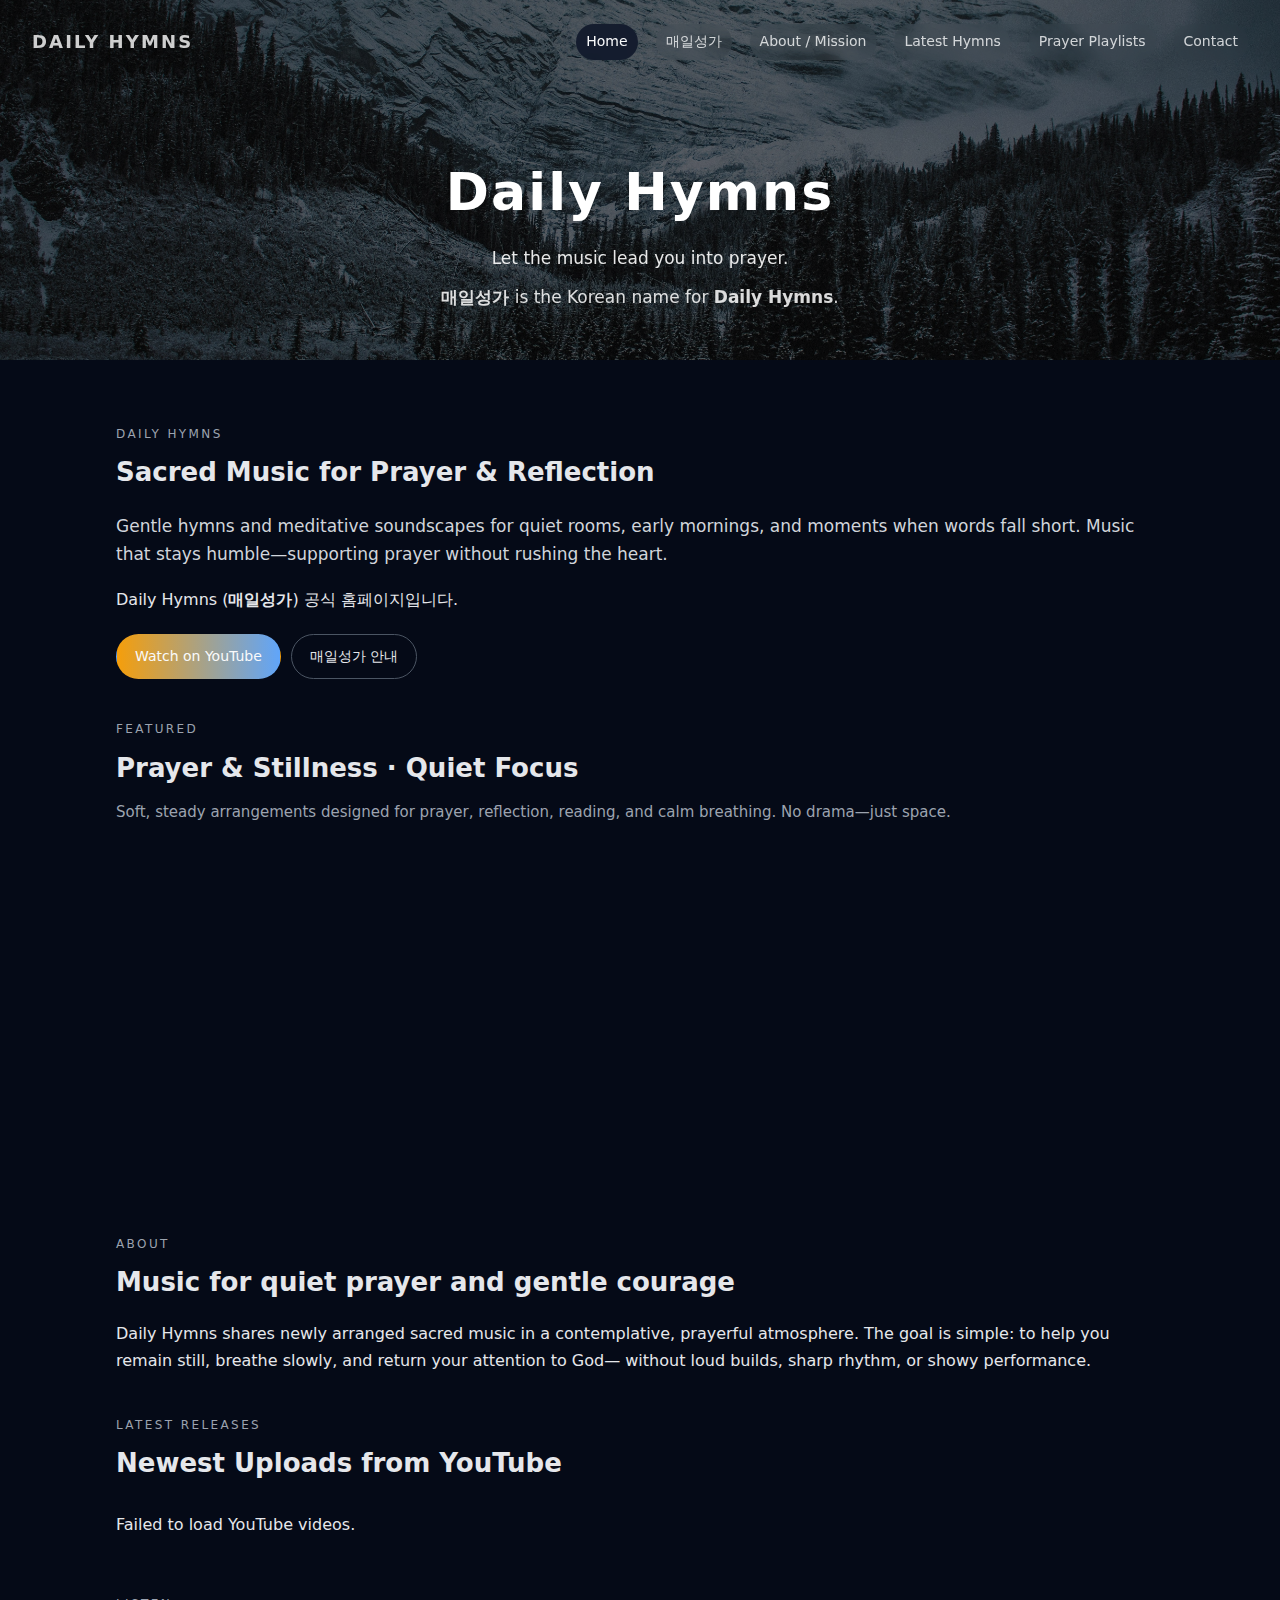
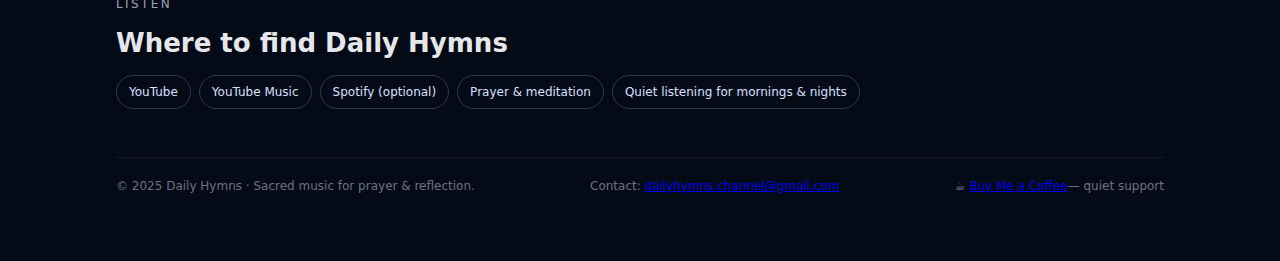
<file: index.html>
<!DOCTYPE html>
<html lang="en">
<head>
  <meta charset="UTF-8">

  <!-- ✅ BRAND-FIRST Title -->
  <title>Daily Hymns | 매일성가 · Sacred Music for Prayer & Reflection</title>

  <meta name="viewport" content="width=device-width, initial-scale=1">

  <!-- ✅ Meta Description (EN + KO) -->
  <meta name="description"
        content="Daily Hymns (매일성가) official website — gentle Catholic sacred music, hymns, and contemplative soundscapes for prayer, reflection, and quiet mornings.">

  <!-- ✅ Canonical -->
  <link rel="canonical" href="https://dailyhymnschannel.com/">

  <!-- ✅ Robots -->
  <meta name="robots" content="index, follow, max-image-preview:large">

  <!-- ✅ Open Graph -->
  <meta property="og:type" content="website">
  <meta property="og:title" content="Daily Hymns | 매일성가">
  <meta property="og:description" content="Official website of Daily Hymns (매일성가) — Catholic sacred hymns & contemplative prayer music.">
  <meta property="og:url" content="https://dailyhymnschannel.com/">
  <!-- 대표 이미지가 있으면 아래 경로 교체 -->
  <!-- <meta property="og:image" content="https://dailyhymnschannel.com/assets/images/og.jpg"> -->

  <!-- ✅ Twitter Card -->
  <meta name="twitter:card" content="summary_large_image">
  <meta name="twitter:title" content="Daily Hymns | 매일성가">
  <meta name="twitter:description" content="Catholic sacred hymns & contemplative prayer music. Official website of Daily Hymns (매일성가).">
  <!-- <meta name="twitter:image" content="https://dailyhymnschannel.com/assets/images/og.jpg"> -->

  <!-- ✅ Hreflang (IMPORTANT: ko points to Korean hub page) -->
  <link rel="alternate" href="https://dailyhymnschannel.com/" hreflang="en">
  <link rel="alternate" href="https://dailyhymnschannel.com/" hreflang="ko">
  <link rel="alternate" href="https://dailyhymnschannel.com/" hreflang="x-default">

  <!-- Favicons -->
  <link rel="icon" href="assets/images/favicon.ico" sizes="16x16" type="image/x-icon">
  <link rel="icon" href="assets/images/favicon-16x16.png" sizes="16x16" type="image/png">
  <link rel="icon" href="assets/images/favicon-32x32.png" sizes="32x32" type="image/png">

  <link rel="stylesheet" href="css/main.css">

  <!-- ✅ Structured Data: Brand = Daily Hymns, alternateName includes 매일성가 -->
  <script type="application/ld+json">
  {
    "@context": "https://schema.org",
    "@graph": [
      {
        "@type": "Organization",
        "name": "Daily Hymns",
        "alternateName": ["매일성가", "Daily Hymns Channel"],
        "url": "https://dailyhymnschannel.com/",
        "email": "dailyhymns.channel@gmail.com",
        "sameAs": [
          "https://www.youtube.com/@dailyhymns.channel"
        ]
      },
      {
        "@type": "WebSite",
        "name": "Daily Hymns",
        "alternateName": "매일성가",
        "url": "https://dailyhymnschannel.com/",
        "potentialAction": {
          "@type": "SearchAction",
          "target": "https://dailyhymnschannel.com/?q={search_term_string}",
          "query-input": "required name=search_term_string"
        }
      },
      {
        "@type": "WebPage",
        "name": "Daily Hymns | 매일성가",
        "url": "https://dailyhymnschannel.com/",
        "inLanguage": ["en", "ko"],
        "about": [
          "Daily Hymns",
          "매일성가",
          "Catholic hymns",
          "Sacred music",
          "Prayer music",
          "Contemplative music",
          "Meditation music",
          "Rosary music"
        ]
      }
    ]
  }
  </script>
</head>

<body>

<header class="site-header">
  <div class="header-inner">

    <div class="header-top">
      <div class="brand-mark">Daily Hymns</div>
      <nav class="main-nav">
        <a href="/" class="active">Home</a>
        <a href="/maeil-seongga">매일성가</a>
        <a href="/about">About / Mission</a>
        <a href="/releases">Latest Hymns</a>
        <a href="/playlist">Prayer Playlists</a>
        <a href="/contact">Contact</a>
      </nav>
    </div>

    <div class="header-main">
      <h1>Daily Hymns</h1>
      <p>Let the music lead you into prayer.</p>
      <!-- ✅ Minimal, non-disruptive brand-alias line (helps "매일성가" search) -->
      <p style="margin-top:10px; opacity:0.85;">
        <strong>매일성가</strong> is the Korean name for <strong>Daily Hymns</strong>.
      </p>
    </div>

  </div>
</header>


<main class="page-wrap">

  <!-- ============================= -->
  <!-- Hero / Welcome Section -->
  <!-- ============================= -->
  <section class="section">
    <div class="section-label">Daily Hymns</div>
    <h2 class="section-title">Sacred Music for Prayer &amp; Reflection</h2>
    <p class="lead">
      Gentle hymns and meditative soundscapes for quiet rooms, early mornings, and moments when words fall short.
      Music that stays humble—supporting prayer without rushing the heart.
    </p>

    <!-- ✅ Natural Korean alias sentence (optional but effective for KO search intent) -->
    <p style="margin-top:10px;">
      Daily Hymns (<strong>매일성가</strong>) 공식 홈페이지입니다.
    </p>

    <div class="btn-row">
      <a class="btn btn-primary" href="https://www.youtube.com/@dailyhymns.channel" target="_blank" rel="noopener">Watch on YouTube</a>
<!--<a class="btn btn-ghost" href="#" target="_blank" rel="noopener">Listen on Spotify</a> -->
      <a class="btn btn-ghost" href="/maeil-seongga">매일성가 안내</a>
    </div>
  </section>


  <!-- ============================= -->
  <!-- Playlist Highlight -->
  <!-- ============================= -->
  <section class="section">
    <div class="section-label">Featured</div>
    <h2 class="section-title">Prayer &amp; Stillness · Quiet Focus</h2>
    <p class="section-subtitle">
      Soft, steady arrangements designed for prayer, reflection, reading, and calm breathing.
      No drama—just space.
    </p>

    <div class="embed-grid">
      <div class="embed-box">
        <!-- Spotify playlist (replace with your playlist ID/URL) -->
        <iframe src="https://www.youtube.com/embed/ds5CYBdWj7w?si=SwxkkeXP2FXXYr-w"
                title="Daily Hymns · Prayer & Stillness Spotify playlist"
                loading="lazy"
                allow="autoplay; clipboard-write; encrypted-media; fullscreen; picture-in-picture">
        </iframe>
      </div>

      <div class="embed-box">
        <!-- YouTube playlist embed (replace with your Daily Hymns playlist/video embed) -->
        <iframe src="https://www.youtube.com/embed/L4URG9WWkMQ?si=88IEkPSXRy8I4d2_"
                title="Daily Hymns · YouTube playlist"
                loading="lazy"
                allow="accelerometer; autoplay; clipboard-write; encrypted-media; gyroscope; picture-in-picture"
                allowfullscreen>
        </iframe>
      </div>
    </div>
  </section>


  <!-- ============================= -->
  <!-- About Section -->
  <!-- ============================= -->
  <section class="section">
    <div class="section-label">About</div>
    <h2 class="section-title">Music for quiet prayer and gentle courage</h2>
    <p>
      Daily Hymns shares newly arranged sacred music in a contemplative, prayerful atmosphere.
      The goal is simple: to help you remain still, breathe slowly, and return your attention to God—
      without loud builds, sharp rhythm, or showy performance.
    </p>
  </section>


  <!-- ============================= -->
  <!-- Latest Releases – AUTO UPDATES -->
  <!-- ============================= -->
  <section class="section">
    <div class="section-label">Latest Releases</div>
    <h2 class="section-title">Newest Uploads from YouTube</h2>

    <div class="card-grid" id="latest-release-grid">
      <!-- 자동으로 채워짐 -->
    </div>
  </section>


  <!-- ============================= -->
  <!-- Platforms Section -->
  <!-- ============================= -->
  <section class="section">
    <div class="section-label">Listen</div>
    <h2 class="section-title">Where to find Daily Hymns</h2>

    <div class="chip-row">
      <span class="chip">YouTube</span>
      <span class="chip">YouTube Music</span>
      <span class="chip">Spotify (optional)</span>
      <span class="chip">Prayer &amp; meditation</span>
      <span class="chip">Quiet listening for mornings &amp; nights</span>
    </div>
  </section>


  <!-- ============================= -->
  <!-- Footer -->
  <!-- ============================= -->
  <footer class="site-footer">
    <span>© 2025 Daily Hymns · Sacred music for prayer &amp; reflection.</span>
    <span>Contact:
      <a href="mailto:dailyhymns.channel@gmail.com">dailyhymns.channel@gmail.com</a>
    </span>
    <span class="footer-support">☕ <a class="support-link" href="https://buymeacoffee.com/dailyhymns" target="_blank" rel="noopener">Buy Me a Coffee</a><span class="support-note">— quiet support</span></span>
  </footer>

</main>


<!-- ==================================================== -->
<!-- JavaScript: Load Latest YouTube Releases Automatically -->
<!-- ==================================================== -->
<script>
async function loadLatestVideos() {
  const container = document.getElementById("latest-release-grid");

  container.innerHTML = `
    <div class="card loading-card">Loading latest releases...</div>
  `;

  try {
    // TODO: Replace with your Daily Hymns Cloudflare Worker endpoint
    // Example: https://dailyhymns-youtube.your-domain.workers.dev
    const res = await fetch("https://dailyhymns-youtube.donlee-realtor.workers.dev");
    const videos = (await res.json()).slice(0, 3);

    container.innerHTML = "";

    videos.forEach(video => {
      const card = document.createElement("article");
      card.className = "card";

      card.innerHTML = `
        <img src="${video.thumbnail}" alt="${video.title}">
        <h3 class="card-title">${video.title}</h3>
        <div class="card-meta">${new Date(video.publishedAt).toLocaleDateString()}</div>
        <a class="btn btn-ghost"
           href="https://www.youtube.com/watch?v=${video.videoId}"
           target="_blank"
           rel="noopener">Watch</a>
      `;

      container.appendChild(card);
    });

  } catch (error) {
    container.innerHTML = "<p>Failed to load YouTube videos.</p>";
    console.error(error);
  }
}

loadLatestVideos();
</script>

</body>
</html>
</file>
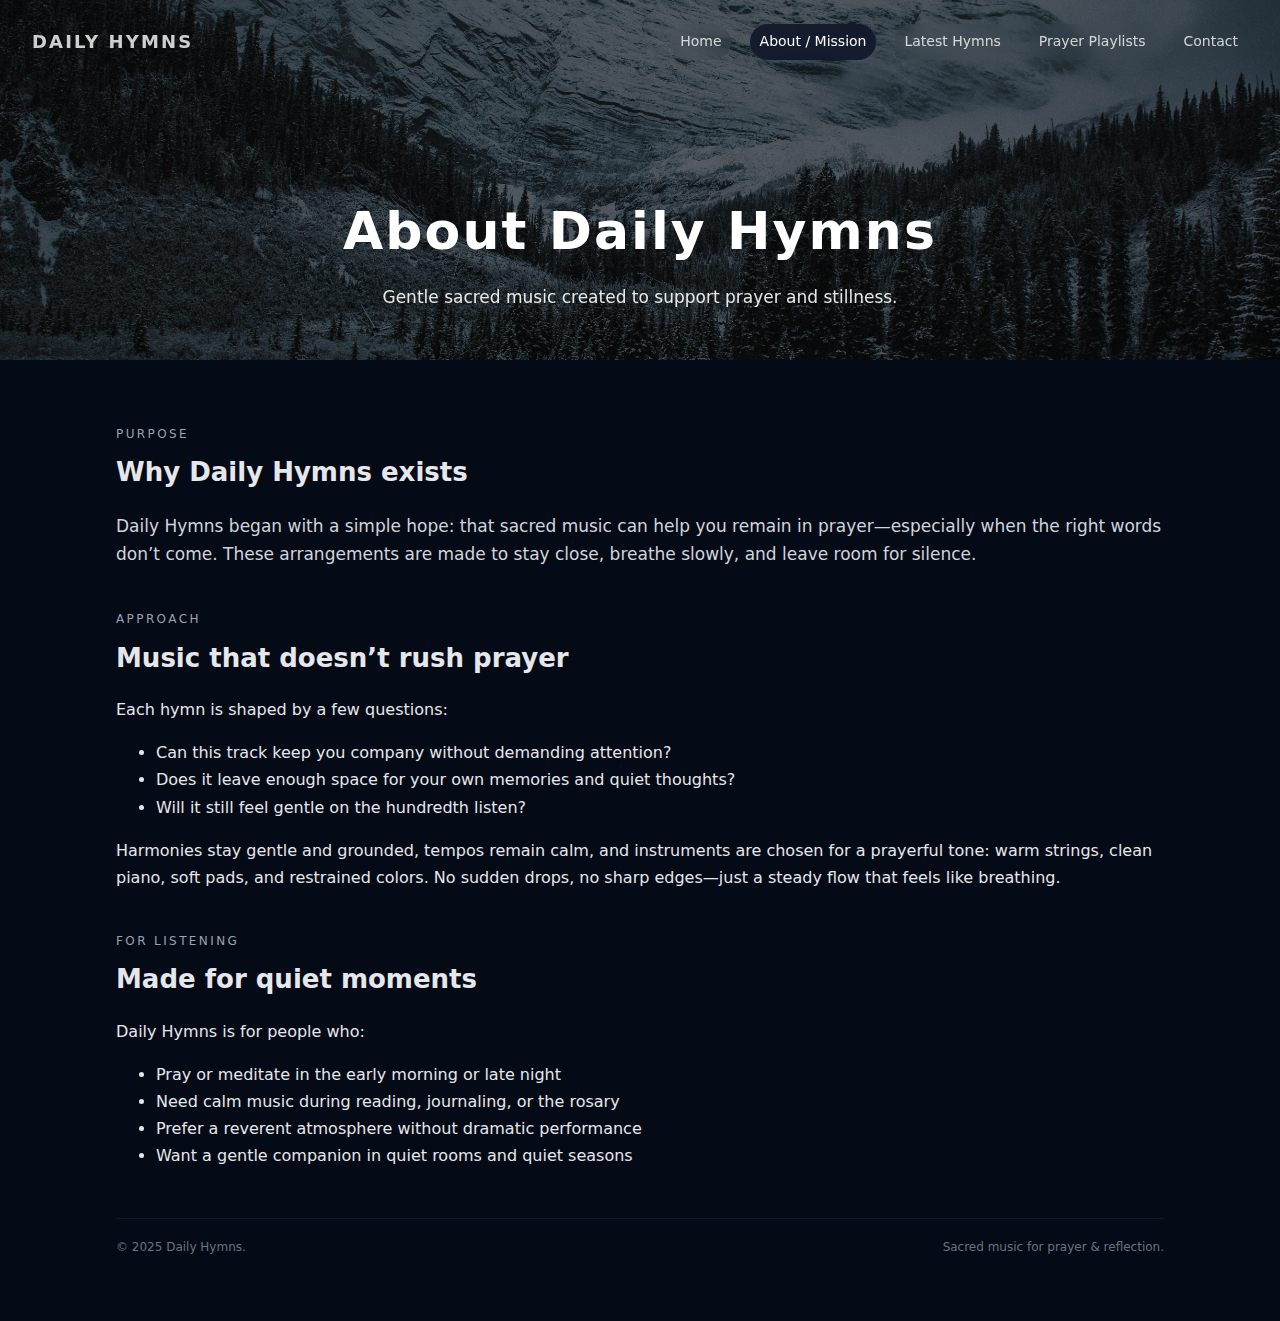
<file: about.html>
<!DOCTYPE html>
<html lang="en">
<head>
  <meta charset="UTF-8">
  <title>About Daily Hymns – Mission</title>
  <meta name="viewport" content="width=device-width, initial-scale=1">
  <meta name="description"
        content="Daily Hymns shares newly arranged sacred music for prayer, reflection, and quiet mornings.">
  <link rel="stylesheet" href="css/main.css">
</head>
<body>

<header class="site-header">
  <div class="header-inner">
    <div class="header-top">
      <div class="brand-mark">Daily Hymns</div>
      <nav class="main-nav">
        <a href="index.html">Home</a>
        <a href="about.html" class="active">About / Mission</a>
        <a href="releases.html">Latest Hymns</a>
        <a href="playlist.html">Prayer Playlists</a>
        <a href="contact.html">Contact</a>
      </nav>
    </div>
    <div class="header-main">
      <h1>About Daily Hymns</h1>
      <p>Gentle sacred music created to support prayer and stillness.</p>
    </div>
  </div>
</header>

<main class="page-wrap">

  <section class="section">
    <div class="section-label">Purpose</div>
    <h2 class="section-title">Why Daily Hymns exists</h2>
    <p class="lead">
      Daily Hymns began with a simple hope: that sacred music can help you remain
      in prayer—especially when the right words don’t come.
      These arrangements are made to stay close, breathe slowly, and leave room
      for silence.
    </p>
  </section>

  <section class="section">
    <div class="section-label">Approach</div>
    <h2 class="section-title">Music that doesn’t rush prayer</h2>
    <p>
      Each hymn is shaped by a few questions:
    </p>
    <ul>
      <li>Can this track keep you company without demanding attention?</li>
      <li>Does it leave enough space for your own memories and quiet thoughts?</li>
      <li>Will it still feel gentle on the hundredth listen?</li>
    </ul>
    <p>
      Harmonies stay gentle and grounded, tempos remain calm, and instruments are chosen
      for a prayerful tone: warm strings, clean piano, soft pads, and restrained colors.
      No sudden drops, no sharp edges—just a steady flow that feels like breathing.
    </p>
  </section>

  <section class="section">
    <div class="section-label">For Listening</div>
    <h2 class="section-title">Made for quiet moments</h2>
    <p>
      Daily Hymns is for people who:
    </p>
    <ul>
      <li>Pray or meditate in the early morning or late night</li>
      <li>Need calm music during reading, journaling, or the rosary</li>
      <li>Prefer a reverent atmosphere without dramatic performance</li>
      <li>Want a gentle companion in quiet rooms and quiet seasons</li>
    </ul>
  </section>

  <footer class="site-footer">
    <span>© 2025 Daily Hymns.</span>
    <span>Sacred music for prayer & reflection.</span>
  </footer>

</main>
</body>
</html>
</file>
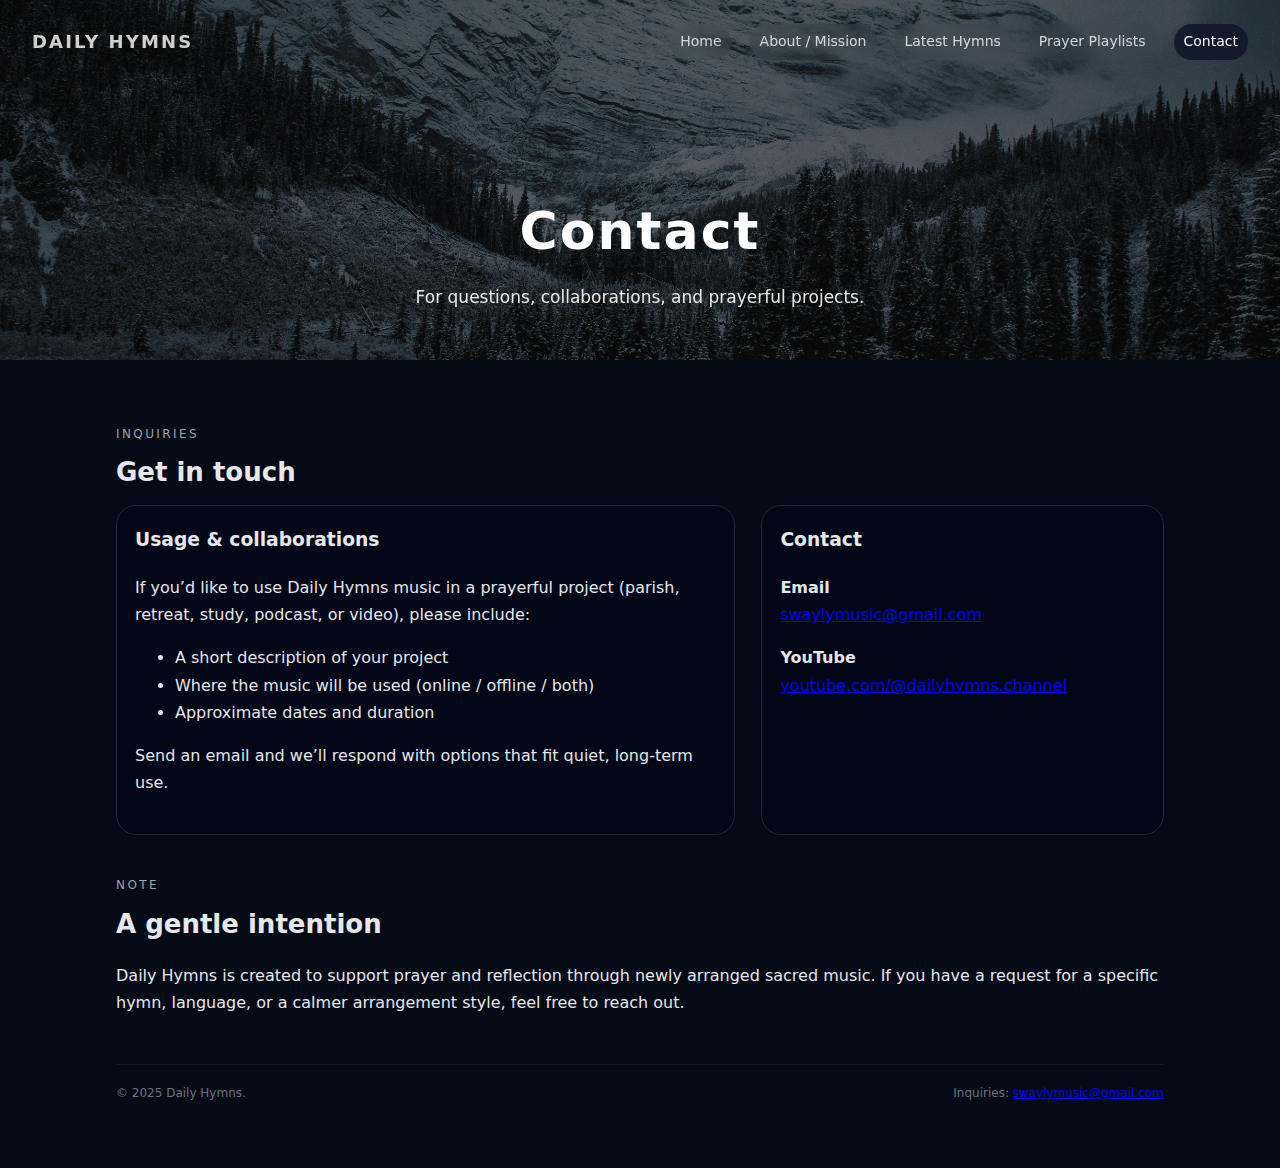
<file: contact.html>
<!DOCTYPE html>
<html lang="en">
<head>
  <meta charset="UTF-8">
  <title>Contact – Daily Hymns</title>
  <meta name="viewport" content="width=device-width, initial-scale=1">
  <meta name="description"
        content="Contact Daily Hymns for questions, collaborations, and usage inquiries.">
  <link rel="stylesheet" href="css/main.css">
</head>
<body>

<header class="site-header">
  <div class="header-inner">
    <div class="header-top">
      <div class="brand-mark">Daily Hymns</div>
      <nav class="main-nav">
        <a href="index.html">Home</a>
        <a href="about.html">About / Mission</a>
        <a href="releases.html">Latest Hymns</a>
        <a href="playlist.html">Prayer Playlists</a>
        <a href="contact.html" class="active">Contact</a>
      </nav>
    </div>
    <div class="header-main">
      <h1>Contact</h1>
      <p>For questions, collaborations, and prayerful projects.</p>
    </div>
  </div>
</header>

<main class="page-wrap">

  <section class="section">
    <div class="section-label">Inquiries</div>
    <h2 class="section-title">Get in touch</h2>
    <div class="contact-grid">
      <div class="contact-card">
        <h3>Usage & collaborations</h3>
        <p>
          If you’d like to use Daily Hymns music in a prayerful project (parish, retreat, study, podcast, or video),
          please include:
        </p>
        <ul>
          <li>A short description of your project</li>
          <li>Where the music will be used (online / offline / both)</li>
          <li>Approximate dates and duration</li>
        </ul>
        <p>
          Send an email and we’ll respond with options that fit quiet, long-term use.
        </p>
      </div>

      <div class="contact-card">
        <h3>Contact</h3>
        <p><strong>Email</strong><br> <a href="mailto:swaylymusic@gmail.com">swaylymusic@gmail.com</a></p>
        <p><strong>YouTube</strong><br> <a href="https://www.youtube.com/@dailyhymns.channel" target="_blank" rel="noopener">youtube.com/@dailyhymns.channel</a></p>
      </div>
    </div>
  </section>

  <section class="section">
    <div class="section-label">Note</div>
    <h2 class="section-title">A gentle intention</h2>
    <p>
      Daily Hymns is created to support prayer and reflection through newly arranged sacred music.
      If you have a request for a specific hymn, language, or a calmer arrangement style, feel free to reach out.
    </p>
  </section>

  <footer class="site-footer">
    <span>© 2025 Daily Hymns.</span>
    <span>Inquiries: <a href="mailto:swaylymusic@gmail.com">swaylymusic@gmail.com</a></span>
  </footer>

</main>
</body>
</html>
</file>
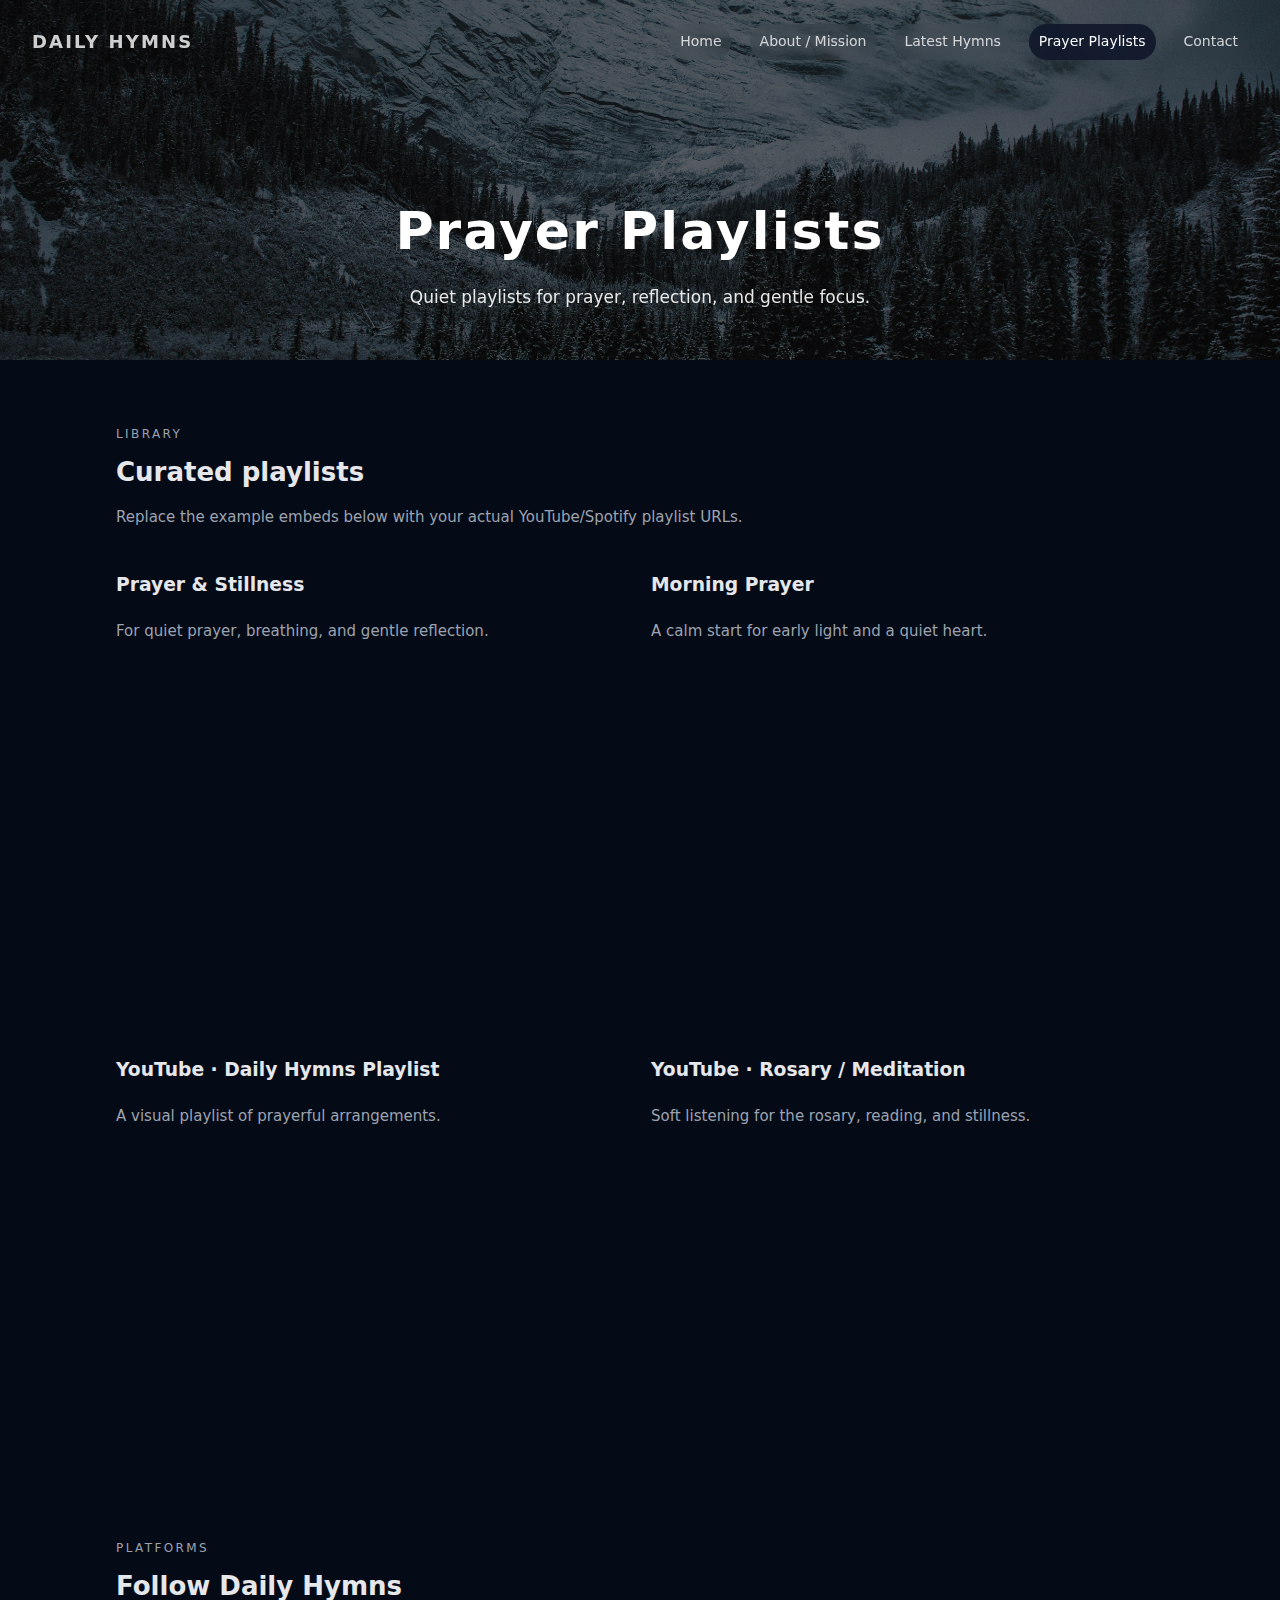
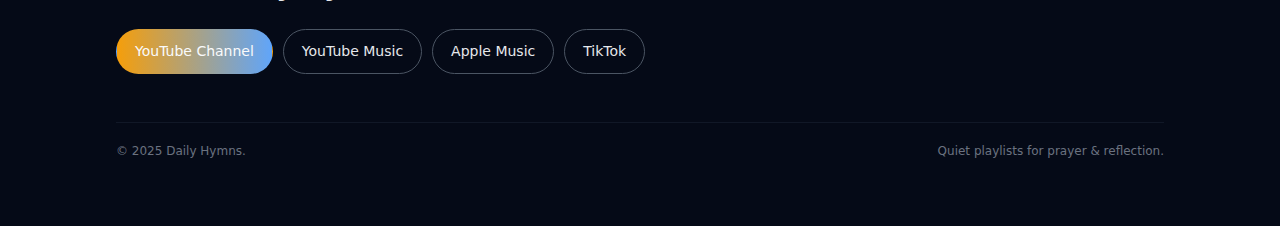
<file: playlist.html>
<!DOCTYPE html>
<html lang="en">
<head>
  <meta charset="UTF-8">
  <title>Prayer Playlists – Daily Hymns</title>
  <meta name="viewport" content="width=device-width, initial-scale=1">
  <meta name="description"
        content="Browse Daily Hymns playlists for prayer, reflection, rosary, and quiet stillness.">
  <link rel="stylesheet" href="css/main.css">
</head>
<body>

<header class="site-header">
  <div class="header-inner">
    <div class="header-top">
      <div class="brand-mark">Daily Hymns</div>
      <nav class="main-nav">
        <a href="index.html">Home</a>
        <a href="about.html">About / Mission</a>
        <a href="releases.html">Latest Hymns</a>
        <a href="playlist.html" class="active">Prayer Playlists</a>
        <a href="contact.html">Contact</a>
      </nav>
    </div>
    <div class="header-main">
      <h1>Prayer Playlists</h1>
      <p>Quiet playlists for prayer, reflection, and gentle focus.</p>
    </div>
  </div>
</header>

<main class="page-wrap">

  <section class="section">
    <div class="section-label">Library</div>
    <h2 class="section-title">Curated playlists</h2>
    <p class="section-subtitle">
      Replace the example embeds below with your actual YouTube/Spotify playlist URLs.
    </p>

    <div class="embed-grid">
      <div class="embed-box">
        <h3>Prayer & Stillness</h3>
        <p class="section-subtitle">For quiet prayer, breathing, and gentle reflection.</p>
        <iframe src="https://open.spotify.com/embed/playlist/your_playlist_id"
                loading="lazy"
                allow="autoplay; clipboard-write; encrypted-media; fullscreen; picture-in-picture">
        </iframe>
      </div>

      <div class="embed-box">
        <h3>Morning Prayer</h3>
        <p class="section-subtitle">A calm start for early light and a quiet heart.</p>
        <iframe src="https://open.spotify.com/embed/playlist/another_playlist_id"
                loading="lazy"
                allow="autoplay; clipboard-write; encrypted-media; fullscreen; picture-in-picture">
        </iframe>
      </div>

      <div class="embed-box">
        <h3>YouTube · Daily Hymns Playlist</h3>
        <p class="section-subtitle">A visual playlist of prayerful arrangements.</p>
        <iframe src="https://www.youtube.com/embed/your_video_id"
                loading="lazy"
                allow="accelerometer; autoplay; clipboard-write; encrypted-media; gyroscope; picture-in-picture"
                allowfullscreen>
        </iframe>
      </div>

      <div class="embed-box">
        <h3>YouTube · Rosary / Meditation</h3>
        <p class="section-subtitle">Soft listening for the rosary, reading, and stillness.</p>
        <iframe src="https://www.youtube.com/embed/your_video_id"
                loading="lazy"
                allow="accelerometer; autoplay; clipboard-write; encrypted-media; gyroscope; picture-in-picture"
                allowfullscreen>
        </iframe>
      </div>
    </div>
  </section>

  <section class="section">
    <div class="section-label">Platforms</div>
    <h2 class="section-title">Follow Daily Hymns</h2>
    <div class="btn-row">
      <a class="btn btn-primary" href="https://www.youtube.com/@dailyhymns.channel" target="_blank" rel="noopener">YouTube Channel</a>
      <a class="btn btn-ghost" href="https://music.youtube.com" target="_blank" rel="noopener">YouTube Music</a>
      <a class="btn btn-ghost" href="#" target="_blank" rel="noopener">Apple Music</a>
      <a class="btn btn-ghost" href="#" target="_blank" rel="noopener">TikTok</a>
    </div>
  </section>

  <footer class="site-footer">
    <span>© 2025 Daily Hymns.</span>
    <span>Quiet playlists for prayer & reflection.</span>
  </footer>

</main>
</body>
</html>
</file>
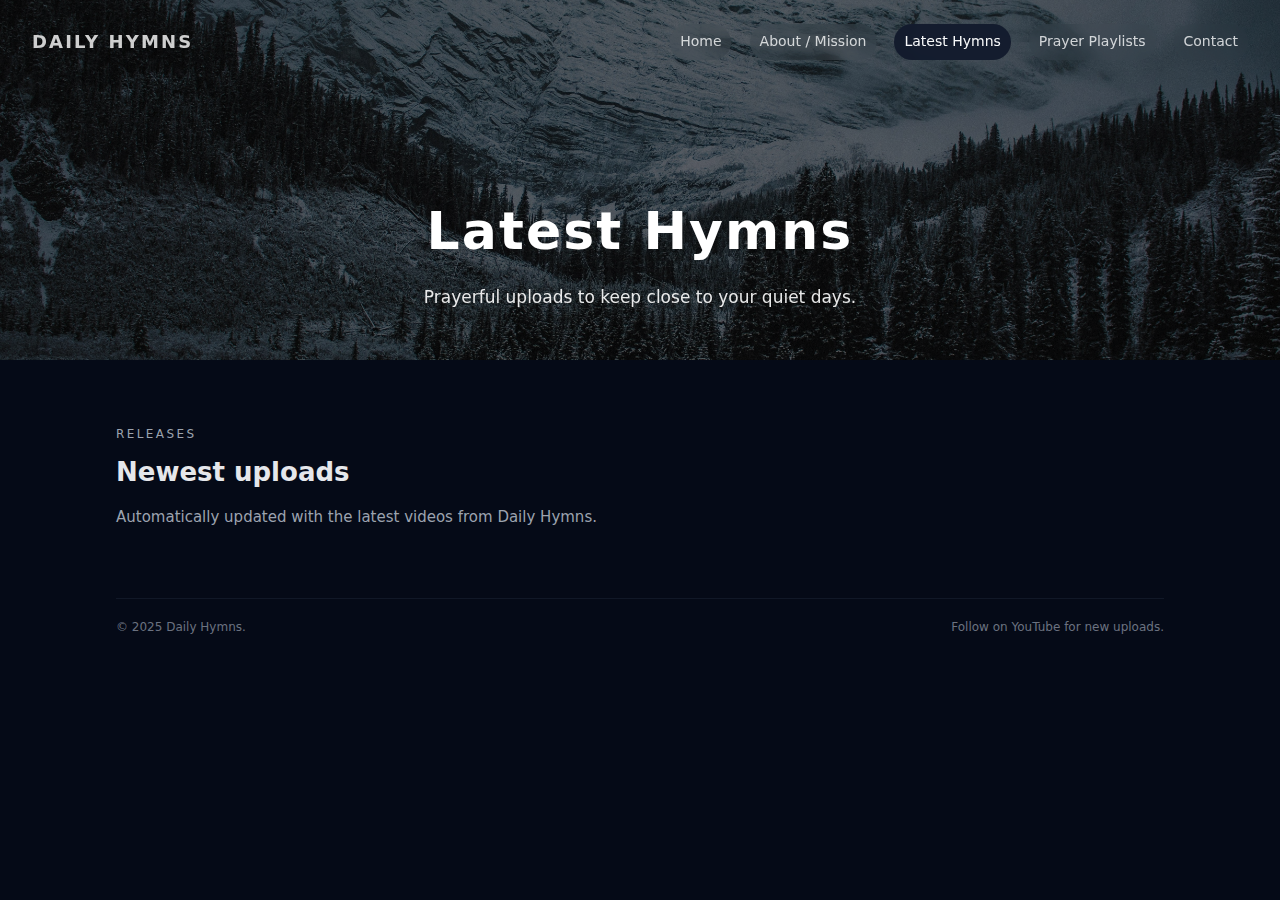
<file: releases.html>
<!DOCTYPE html>
<html lang="en">
<head>
  <meta charset="UTF-8">
  <title>Latest Hymns – Daily Hymns</title>
  <meta name="viewport" content="width=device-width, initial-scale=1">
  <meta name="description"
        content="Discover the newest prayerful hymn arrangements and meditative sacred music from Daily Hymns.">
  <link rel="stylesheet" href="css/main.css">

  <style>
    /* 카드 hover 효과 */
    .video-card {
      background: #111;
      border-radius: 14px;
      overflow: hidden;
      transition: transform .25s ease, box-shadow .25s ease;
      cursor: pointer;
    }
    .video-card:hover {
      transform: translateY(-6px);
      box-shadow: 0 10px 26px rgba(0,0,0,0.35);
    }

    .video-thumb {
      width: 100%;
      height: 180px;
      object-fit: cover;
    }

    .video-info {
      padding: 16px 18px;
    }

    .video-title {
      font-size: 1.1rem;
      font-weight: 600;
      margin-bottom: 10px;
      color: #fff;
    }

    .video-meta {
      font-size: 0.85rem;
      opacity: 0.8;
      margin-bottom: 8px;
    }
  </style>
</head>
<body>

<header class="site-header">
  <div class="header-inner">
    <div class="header-top">
      <div class="brand-mark">Daily Hymns</div>
      <nav class="main-nav">
        <a href="index.html">Home</a>
        <a href="about.html">About / Mission</a>
        <a href="releases.html" class="active">Latest Hymns</a>
        <a href="playlist.html">Prayer Playlists</a>
        <a href="contact.html">Contact</a>
      </nav>
    </div>
    <div class="header-main">
      <h1>Latest Hymns</h1>
      <p>Prayerful uploads to keep close to your quiet days.</p>
    </div>
  </div>
</header>

<main class="page-wrap">

  <section class="section">
    <div class="section-label">Releases</div>
    <h2 class="section-title">Newest uploads</h2>
    <p class="section-subtitle">
      Automatically updated with the latest videos from Daily Hymns.
    </p>

    <!-- 자동 카드 로드 -->
    <div id="video-grid" class="card-grid"></div>
  </section>

  <footer class="site-footer">
    <span>© 2025 Daily Hymns.</span>
    <span>Follow on YouTube for new uploads.</span>
  </footer>

</main>

<script>
async function loadLatestVideos(limit = 12) {
  const container = document.getElementById("latest-release-grid");

  container.innerHTML = `<div class="card loading-card">Loading latest releases...</div>`;

  try {
    const res = await fetch("https://dailyhymns-youtube.donlee-realtor.workers.dev");
    const videos = (await res.json()).slice(0, limit);

    container.innerHTML = "";

    videos.forEach(video => {
      const card = document.createElement("article");
      card.className = "card";

      card.innerHTML = `
        <img src="${video.thumbnail}" alt="${video.title}">
        <h3 class="card-title">${video.title}</h3>
        <div class="card-meta">${new Date(video.publishedAt).toLocaleDateString()}</div>
        <a class="btn btn-ghost"
           href="https://www.youtube.com/watch?v=${video.videoId}"
           target="_blank"
           rel="noopener">Watch</a>
      `;

      container.appendChild(card);
    });

  } catch (error) {
    container.innerHTML = "<p>Failed to load YouTube videos.</p>";
    console.error(error);
  }
}

loadLatestVideos(12);
</script>

</body>
</html>
</file>
<file: css/main.css>
/* ===== Base ===== */
*,
*::before,
*::after {
  box-sizing: border-box;
}

html, body {
  margin: 0;
  padding: 0;
}

body {
  background: #050A17;
  color: #e5e7eb;
  font-family: system-ui, -apple-system, BlinkMacSystemFont, "Segoe UI", sans-serif;
  line-height: 1.7;
}

/* ===== Layout ===== */
.page-wrap {
  max-width: 1080px;
  margin: 0 auto;
  padding: 24px 16px 64px;
}

/* ===== Hero / Header ===== */
.site-header {
  position: relative;
  height: 360px;
  overflow: hidden;
  color: #fff;
}

.site-header::before {
  content: "";
  position: absolute;
  inset: 0;
  /* Daily Hymns hero (swap image anytime) */
  background: url("../assets/images/snow_forest.jpg") center/cover no-repeat;
  filter: brightness(0.45);
}

.header-inner {
  position: relative;
  z-index: 2;
  height: 100%;
  padding: 24px 32px;
  display: flex;
  flex-direction: column;
  justify-content: space-between;
}

/* top bar */
.header-top {
  display: flex;
  justify-content: space-between;
  align-items: center;
}

.brand-mark {
  font-size: 18px;
  font-weight: 600;
  letter-spacing: 0.12em;
  text-transform: uppercase;
  opacity: 0.8;
}

/* nav */
.main-nav {
  display: flex;
  gap: 18px;
  font-size: 14px;
}

.main-nav a {
  position: relative;
  padding: 6px 10px;
  border-radius: 999px;
  text-decoration: none;
  color: #f9fafb;
  opacity: 0.8;
  transition: opacity 0.2s ease, background 0.2s ease, transform 0.1s ease;
  backdrop-filter: blur(8px);
}

.main-nav a:hover {
  opacity: 1;
  background: rgba(15, 23, 42, 0.55);
  transform: translateY(-1px);
}

.main-nav a.active {
  opacity: 1;
  background: rgba(15, 23, 42, 0.9);
}

/* hero title */
.header-main {
  text-align: center;
  margin-bottom: 24px;
}

.header-main h1 {
  font-size: 52px;
  margin: 0 0 8px;
  letter-spacing: 0.04em;
}

.header-main p {
  margin: 0;
  font-size: 17px;
  opacity: 0.9;
}

/* ===== Sections ===== */
.section {
  margin-top: 40px;
}

.section-label {
  font-size: 12px;
  letter-spacing: 0.2em;
  text-transform: uppercase;
  color: #9ca3af;
  margin-bottom: 6px;
}

.section-title {
  font-size: 26px;
  margin: 0 0 10px;
}

.section-subtitle {
  font-size: 15px;
  color: #9ca3af;
  margin: 0 0 20px;
}

/* text blocks */
.lead {
  font-size: 17px;
  color: #d1d5db;
}

/* buttons */
.btn-row {
  display: flex;
  flex-wrap: wrap;
  gap: 10px;
  margin-top: 20px;
}

.btn {
  display: inline-flex;
  align-items: center;
  justify-content: center;
  padding: 10px 18px;
  border-radius: 999px;
  font-size: 14px;
  text-decoration: none;
  border: 1px solid transparent;
  transition: background 0.2s ease, transform 0.1s ease, border-color 0.2s ease;
}

.btn-primary {
  /* warm-gold → gentle-blue */
  background: linear-gradient(90deg, #f59e0b, #60a5fa);
  color: #f9fafb;
}

.btn-primary:hover {
  transform: translateY(-1px);
}

.btn-ghost {
  background: transparent;
  border-color: #4b5563;
  color: #e5e7eb;
}

.btn-ghost:hover {
  background: rgba(31, 41, 55, 0.8);
}

/* cards */
.card-grid {
  display: grid;
  grid-template-columns: repeat(3, minmax(0, 1fr));
  gap: 18px;
}

.card {
  background: radial-gradient(circle at top, #111827 0, #020617 52%);
  border-radius: 20px;
  padding: 14px 14px 18px;
  border: 1px solid rgba(55, 65, 81, 0.8);
}

.card img {
  width: 100%;
  border-radius: 16px;
  display: block;
  margin-bottom: 10px;
}

.card-title {
  font-size: 16px;
  margin: 0 0 4px;
}

.card-meta {
  font-size: 12px;
  color: #9ca3af;
  margin-bottom: 8px;
}

.card p {
  font-size: 14px;
  color: #d1d5db;
  margin-bottom: 14px;
}

/* badges / chips */
.chip-row {
  display: flex;
  flex-wrap: wrap;
  gap: 8px;
}

.chip {
  border-radius: 999px;
  padding: 6px 12px;
  font-size: 12px;
  border: 1px solid #2b3a55;
  color: #d5e0ff;
}

/* ===== Embeds ===== */
.embed-grid {
  display: grid;
  grid-template-columns: repeat(2, minmax(0, 1fr));
  gap: 22px;
}

.embed-box iframe {
  width: 100%;
  height: 340px;
  border-radius: 18px;
  border: none;
}

/* ===== Contact ===== */
.contact-grid {
  display: grid;
  grid-template-columns: 2fr 1.3fr;
  gap: 26px;
}

.contact-card {
  background: #020617;
  border-radius: 20px;
  padding: 18px 18px 22px;
  border: 1px solid #1f2937;
}

.contact-card h3 {
  margin-top: 0;
}

/* ===== Footer ===== */
.site-footer {
  border-top: 1px solid #111827;
  padding-top: 18px;
  margin-top: 48px;
  font-size: 12px;
  color: #6b7280;
  display: flex;
  flex-wrap: wrap;
  justify-content: space-between;
  gap: 10px;
}

/* ===== Responsive ===== */
@media (max-width: 900px) {
  .card-grid,
  .embed-grid,
  .contact-grid {
    grid-template-columns: 1fr;
  }
}

@media (max-width: 720px) {
  .header-inner {
    padding: 20px 16px;
  }

  .main-nav {
    gap: 8px;
    flex-wrap: wrap;
    justify-content: flex-end;
  }

  .header-main h1 {
    font-size: 36px;
  }
}
.card img {
    width: 100%;
    height: 220px;         /* 원하는 높이 */
    object-fit: cover;     /* 자동 crop + 통일된 비율 유지 */
    border-radius: 16px;
    display: block;
    margin-bottom: 10px;
}
</file>
